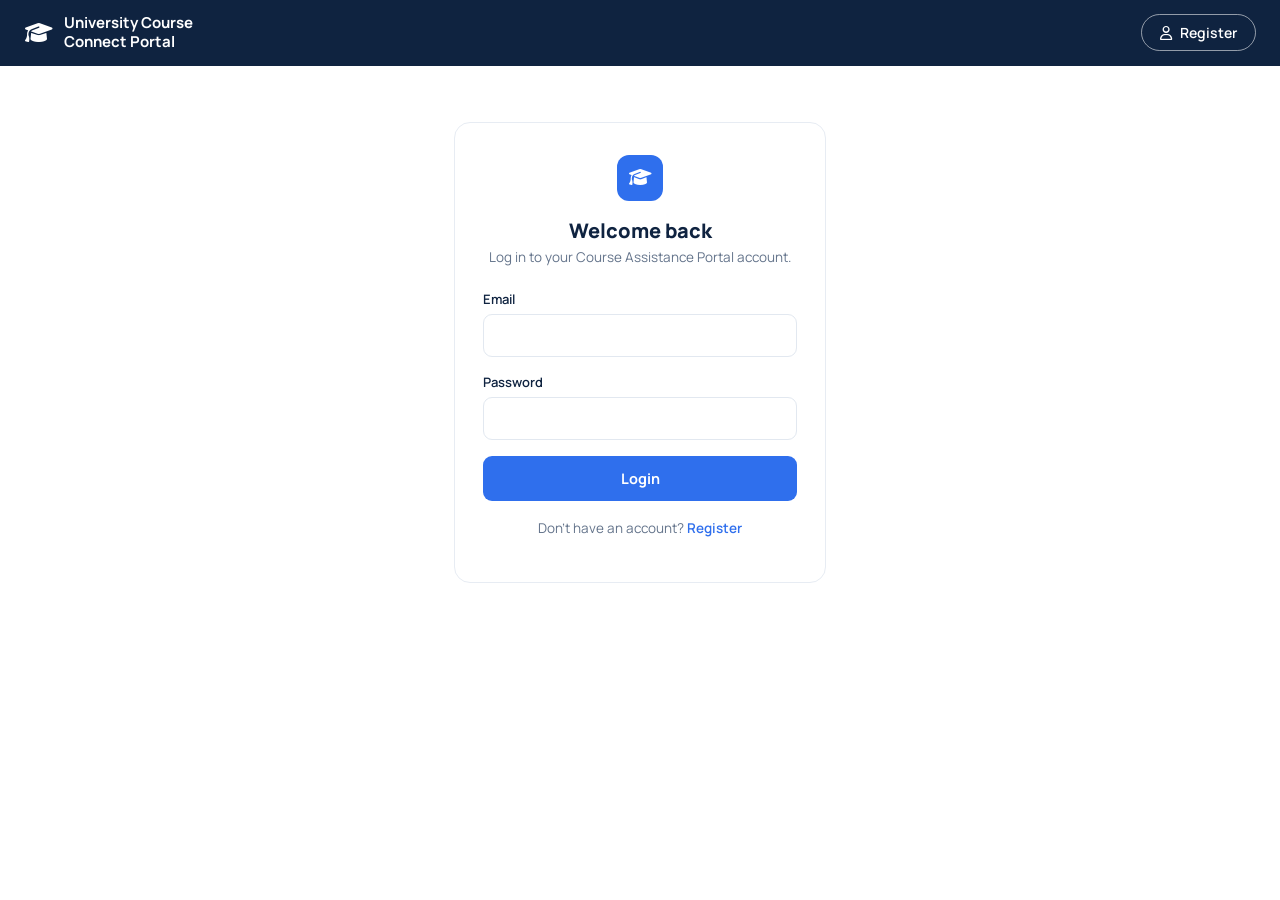
<file: index.html>
<!DOCTYPE html>
<html lang="en">
<head>
<meta charset="UTF-8">
<meta name="viewport" content="width=device-width, initial-scale=1.0">
<title>University Course Connect Portal</title>
<link rel="preconnect" href="https://fonts.googleapis.com">
<link rel="preconnect" href="https://fonts.gstatic.com" crossorigin>
<link href="https://fonts.googleapis.com/css2?family=Manrope:wght@400;500;600;700;800&display=swap" rel="stylesheet">
<link rel="stylesheet" href="https://cdnjs.cloudflare.com/ajax/libs/font-awesome/6.5.2/css/all.min.css">
<link rel="stylesheet" href="css/output.css">
</head>
<body>

<header class="site-header">
  <div class="header-inner">
    <a href="index.html" class="brand">
      <i class="fa-solid fa-graduation-cap brand-mark" aria-hidden="true"></i>
      <span class="brand-text">University Course<br>Connect Portal</span>
    </a>

    <nav class="main-nav" aria-label="Primary">
      <a href="index.html" class="nav-link is-active">Home</a>
      <a href="pages/search.html" class="nav-link">Search Course</a>
      <a href="pages/courses.html" class="nav-link">Browse Courses</a>
      <a href="pages/lecturers.html" class="nav-link">Lecturers</a>
    </nav>

    <div class="header-actions">
      <button type="button" class="icon-btn" aria-label="Search">
        <i class="fa-solid fa-magnifying-glass" aria-hidden="true"></i>
      </button>
      <button type="button" class="menu-toggle" aria-label="Open menu" aria-expanded="false" aria-controls="mobile-nav">
        <i class="fa-solid fa-bars" aria-hidden="true"></i>
      </button>
    </div>
  </div>

  <nav id="mobile-nav" class="mobile-nav" aria-label="Mobile">
    <a href="index.html">Home</a>
    <a href="pages/search.html">Search Course</a>
    <a href="pages/courses.html">Browse Courses</a>
    <a href="pages/lecturers.html">Lecturers</a>
  </nav>
</header>

<main>
  <section class="hero">
    <div class="hero-bg">
      <div class="hero-overlay"></div>
    </div>

    <div class="hero-content">
      <h1>Get the Right Courses,<br>Connect with the Right Lecturers</h1>
      <p class="hero-sub">Find course information, explore available courses, and get in touch with your lecturers — all in one place.</p>

      <form class="hero-search" role="search" action="pages/search.html" method="get">
        <label for="course-search" class="sr-only">Search for a course</label>
        <i class="fa-solid fa-magnifying-glass search-icon" aria-hidden="true"></i>
        <input type="text" id="course-search" name="q" placeholder="Search for a course (e.g. CS101, Mathematics, etc.)">
        <button type="submit" aria-label="Search">
          <i class="fa-solid fa-magnifying-glass" aria-hidden="true"></i>
        </button>
      </form>

      <div class="hero-ctas">
        <a href="pages/search.html" class="btn btn-primary">
          <i class="fa-solid fa-magnifying-glass" aria-hidden="true"></i>
          Search Course
        </a>
        <a href="pages/courses.html" class="btn btn-secondary">
          <i class="fa-solid fa-book-open" aria-hidden="true"></i>
          Browse Courses
        </a>
      </div>
    </div>
</main>

<script src="js/main.js"></script>
<script src="js/common.js"></script>
<script>
(async () => {
  try {
    const session = await fetchJSON(`${AUTH_BASE}/session.php`);
    if (!session.logged_in) window.location.replace('pages/login.html');
  } catch (e) {
    window.location.replace('pages/login.html');
  }
})();
</script>
</body>
</html>
</file>
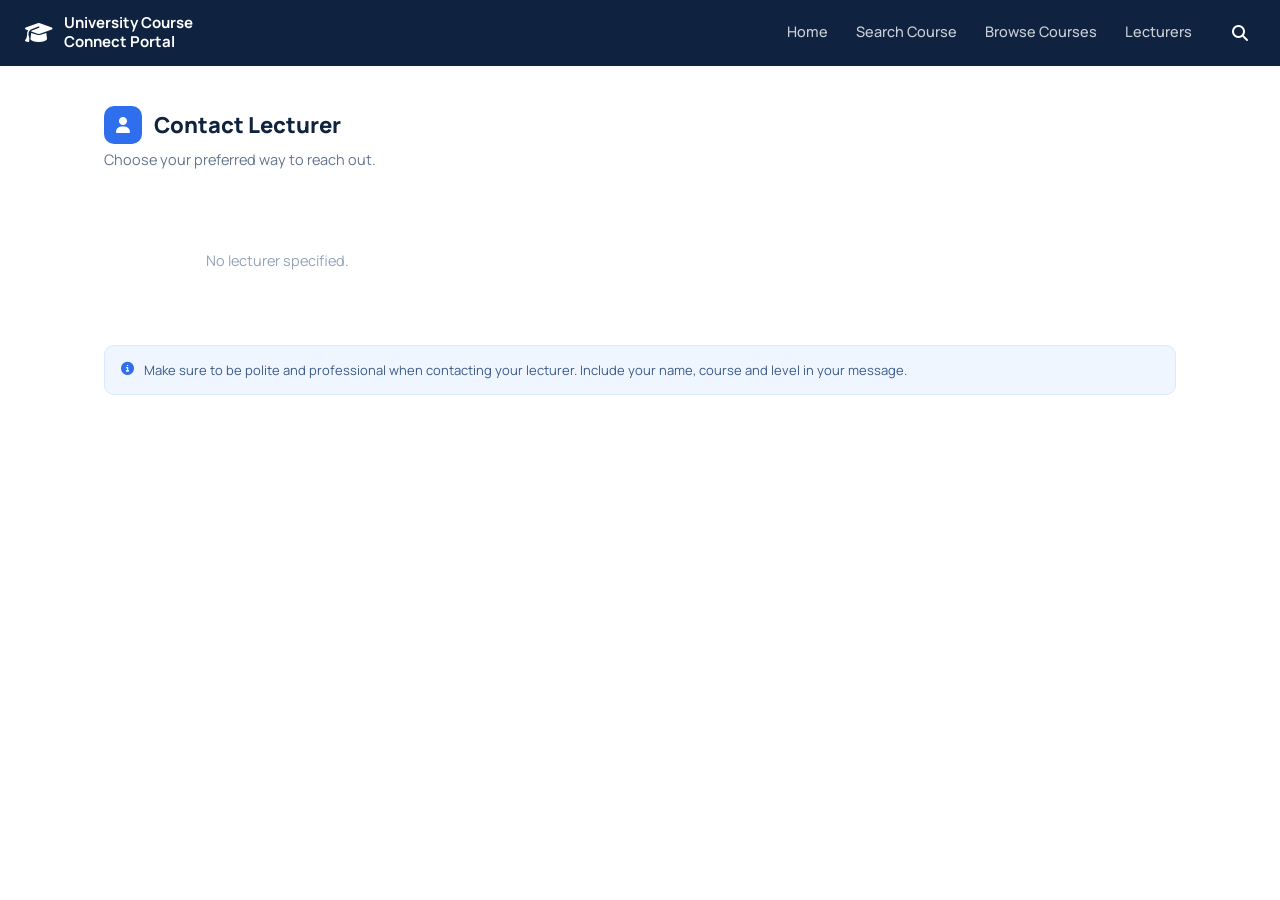
<file: pages/contact-lecturer.html>
<!DOCTYPE html>
<html lang="en">
<head>
<meta charset="UTF-8">
<meta name="viewport" content="width=device-width, initial-scale=1.0">
<title>Contact Lecturer — University Course Connect Portal</title>
<link rel="preconnect" href="https://fonts.googleapis.com">
<link rel="preconnect" href="https://fonts.gstatic.com" crossorigin>
<link href="https://fonts.googleapis.com/css2?family=Manrope:wght@400;500;600;700;800&display=swap" rel="stylesheet">
<link rel="stylesheet" href="https://cdnjs.cloudflare.com/ajax/libs/font-awesome/6.5.2/css/all.min.css">
<link rel="stylesheet" href="../css/output.css">
</head>
<body>

<header class="site-header">
  <div class="header-inner">
    <a href="../index.html" class="brand">
      <i class="fa-solid fa-graduation-cap brand-mark" aria-hidden="true"></i>
      <span class="brand-text">University Course<br>Connect Portal</span>
    </a>
    <nav class="main-nav" aria-label="Primary">
      <a href="../index.html" class="nav-link">Home</a>
      <a href="search.html" class="nav-link">Search Course</a>
      <a href="courses.html" class="nav-link">Browse Courses</a>
      <a href="lecturers.html" class="nav-link">Lecturers</a>
    </nav>
    <div class="header-actions">
      <button type="button" class="icon-btn" aria-label="Search"><i class="fa-solid fa-magnifying-glass"></i></button>
      <button type="button" class="menu-toggle" aria-label="Open menu" aria-expanded="false" aria-controls="mobile-nav">
        <i class="fa-solid fa-bars"></i>
      </button>
    </div>
  </div>
  <nav id="mobile-nav" class="mobile-nav" aria-label="Mobile">
    <a href="../index.html">Home</a>
    <a href="search.html">Search Course</a>
    <a href="courses.html">Browse Courses</a>
    <a href="lecturers.html">Lecturers</a>
  </nav>
</header>

<main class="page-shell">
  <div class="page-title-row">
    <span class="page-title-icon"><i class="fa-solid fa-user"></i></span>
    <h1 id="contact-title">Contact Lecturer</h1>
  </div>
  <p class="page-subtext" id="contact-sub">Choose your preferred way to reach out.</p>

  <div id="contact-grid" class="contact-grid"></div>

  <div class="notice-box">
    <i class="fa-solid fa-circle-info"></i>
    <span>Make sure to be polite and professional when contacting your lecturer. Include your name, course and level in your message.</span>
  </div>
</main>

<script src="../js/main.js"></script>
<script src="../js/common.js"></script>
<script src="../js/lecturer.js"></script>
</body>
</html>
</file>
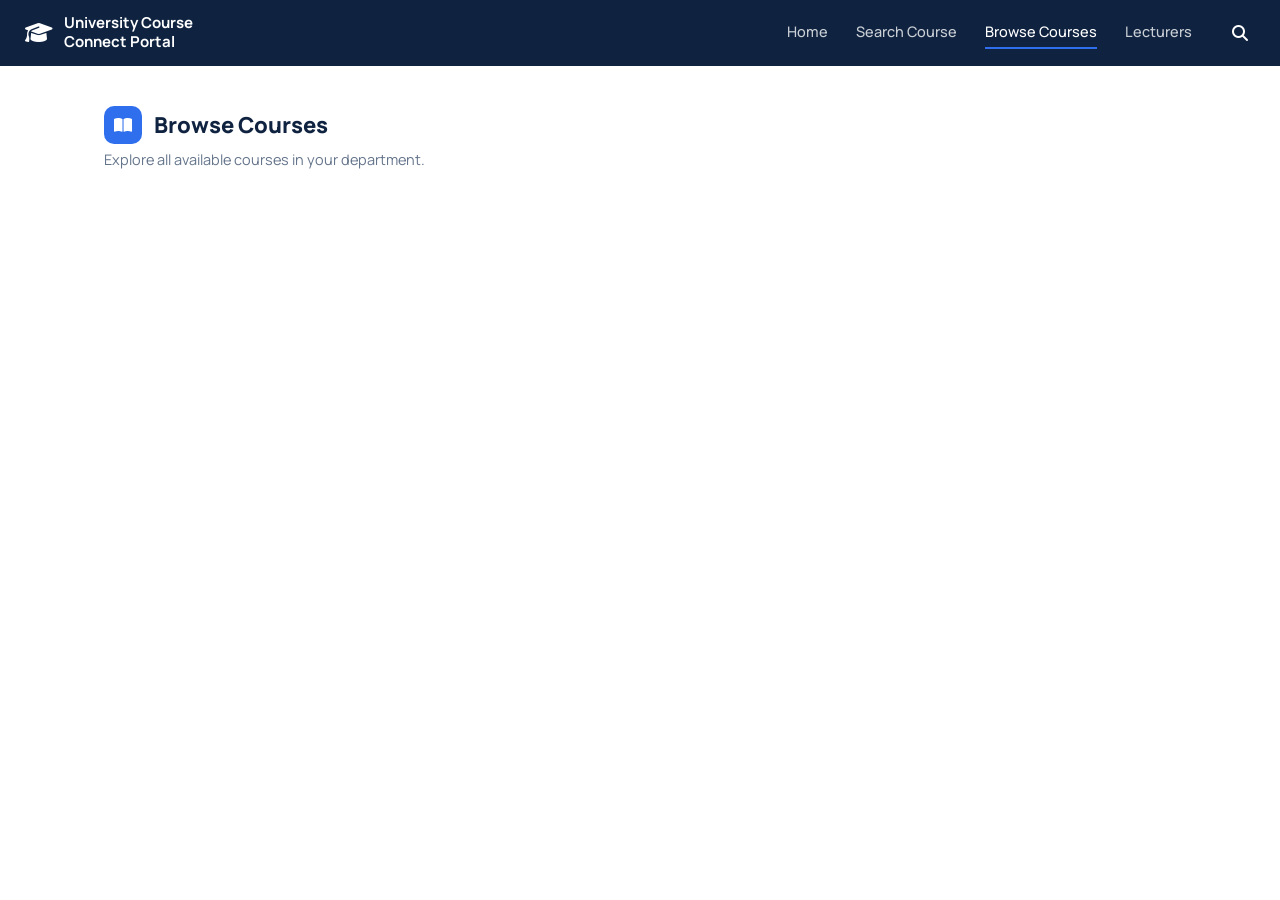
<file: pages/courses.html>
<!DOCTYPE html>
<html lang="en">
<head>
<meta charset="UTF-8">
<meta name="viewport" content="width=device-width, initial-scale=1.0">
<title>Browse Courses — University Course Connect Portal</title>
<link rel="preconnect" href="https://fonts.googleapis.com">
<link rel="preconnect" href="https://fonts.gstatic.com" crossorigin>
<link href="https://fonts.googleapis.com/css2?family=Manrope:wght@400;500;600;700;800&display=swap" rel="stylesheet">
<link rel="stylesheet" href="https://cdnjs.cloudflare.com/ajax/libs/font-awesome/6.5.2/css/all.min.css">
<link rel="stylesheet" href="../css/output.css">
</head>
<body>

<header class="site-header">
  <div class="header-inner">
    <a href="../index.html" class="brand">
      <i class="fa-solid fa-graduation-cap brand-mark" aria-hidden="true"></i>
      <span class="brand-text">University Course<br>Connect Portal</span>
    </a>
    <nav class="main-nav" aria-label="Primary">
      <a href="../index.html" class="nav-link">Home</a>
      <a href="search.html" class="nav-link">Search Course</a>
      <a href="courses.html" class="nav-link is-active">Browse Courses</a>
      <a href="lecturers.html" class="nav-link">Lecturers</a>
    </nav>
    <div class="header-actions">
      <button type="button" class="icon-btn" aria-label="Search"><i class="fa-solid fa-magnifying-glass"></i></button>
      <button type="button" class="menu-toggle" aria-label="Open menu" aria-expanded="false" aria-controls="mobile-nav">
        <i class="fa-solid fa-bars"></i>
      </button>
    </div>
  </div>
  <nav id="mobile-nav" class="mobile-nav" aria-label="Mobile">
    <a href="../index.html">Home</a>
    <a href="search.html">Search Course</a>
    <a href="courses.html">Browse Courses</a>
    <a href="lecturers.html">Lecturers</a>
  </nav>
</header>

<main class="page-shell">
  <div class="page-title-row">
    <span class="page-title-icon"><i class="fa-solid fa-book-open"></i></span>
    <h1>Browse Courses</h1>
  </div>
  <p class="page-subtext">Explore all available courses in your department.</p>

  <div id="dept-tabs" class="chip-group"></div>

  <div id="course-grid" class="course-grid" style="margin-top: 22px;"></div>
</main>

<script src="../js/main.js"></script>
<script src="../js/common.js"></script>
<script src="../js/courses.js"></script>

</body>
</html>
</file>
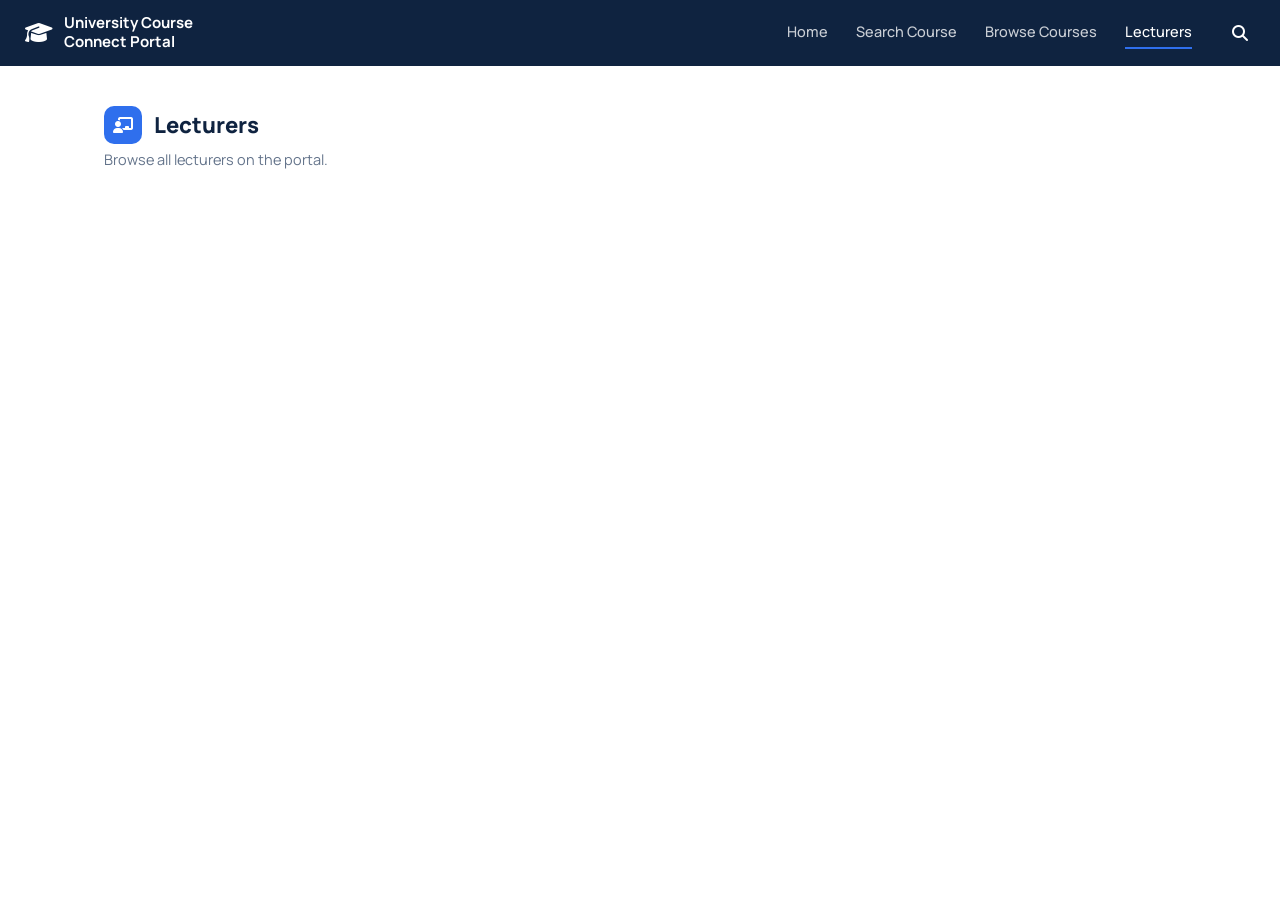
<file: pages/lecturers.html>
<!DOCTYPE html>
<html lang="en">
<head>
<meta charset="UTF-8">
<meta name="viewport" content="width=device-width, initial-scale=1.0">
<title>Lecturers — University Course Connect Portal</title>
<link rel="preconnect" href="https://fonts.googleapis.com">
<link rel="preconnect" href="https://fonts.gstatic.com" crossorigin>
<link href="https://fonts.googleapis.com/css2?family=Manrope:wght@400;500;600;700;800&display=swap" rel="stylesheet">
<link rel="stylesheet" href="https://cdnjs.cloudflare.com/ajax/libs/font-awesome/6.5.2/css/all.min.css">
<link rel="stylesheet" href="../css/output.css">
</head>
<body>

<header class="site-header">
  <div class="header-inner">
    <a href="../index.html" class="brand">
      <i class="fa-solid fa-graduation-cap brand-mark" aria-hidden="true"></i>
      <span class="brand-text">University Course<br>Connect Portal</span>
    </a>
    <nav class="main-nav" aria-label="Primary">
      <a href="../index.html" class="nav-link">Home</a>
      <a href="search.html" class="nav-link">Search Course</a>
      <a href="courses.html" class="nav-link">Browse Courses</a>
      <a href="lecturers.html" class="nav-link is-active">Lecturers</a>
    </nav>
    <div class="header-actions">
      <button type="button" class="icon-btn" aria-label="Search"><i class="fa-solid fa-magnifying-glass"></i></button>
      <button type="button" class="menu-toggle" aria-label="Open menu" aria-expanded="false" aria-controls="mobile-nav">
        <i class="fa-solid fa-bars"></i>
      </button>
    </div>
  </div>
  <nav id="mobile-nav" class="mobile-nav" aria-label="Mobile">
    <a href="../index.html">Home</a>
    <a href="search.html">Search Course</a>
    <a href="courses.html">Browse Courses</a>
    <a href="lecturers.html">Lecturers</a>
  </nav>
</header>

<main class="page-shell">
  <div class="page-title-row">
    <span class="page-title-icon"><i class="fa-solid fa-chalkboard-user"></i></span>
    <h1>Lecturers</h1>
  </div>
  <p class="page-subtext">Browse all lecturers on the portal.</p>

  <div id="dept-tabs" class="chip-group"></div>

  <div id="lecturers-list" class="results-list" style="margin-top: 22px;"></div>
</main>

<script src="../js/main.js"></script>
<script src="../js/common.js"></script>
<script src="../js/lecturer.js"></script>
</body>
</html>
</file>
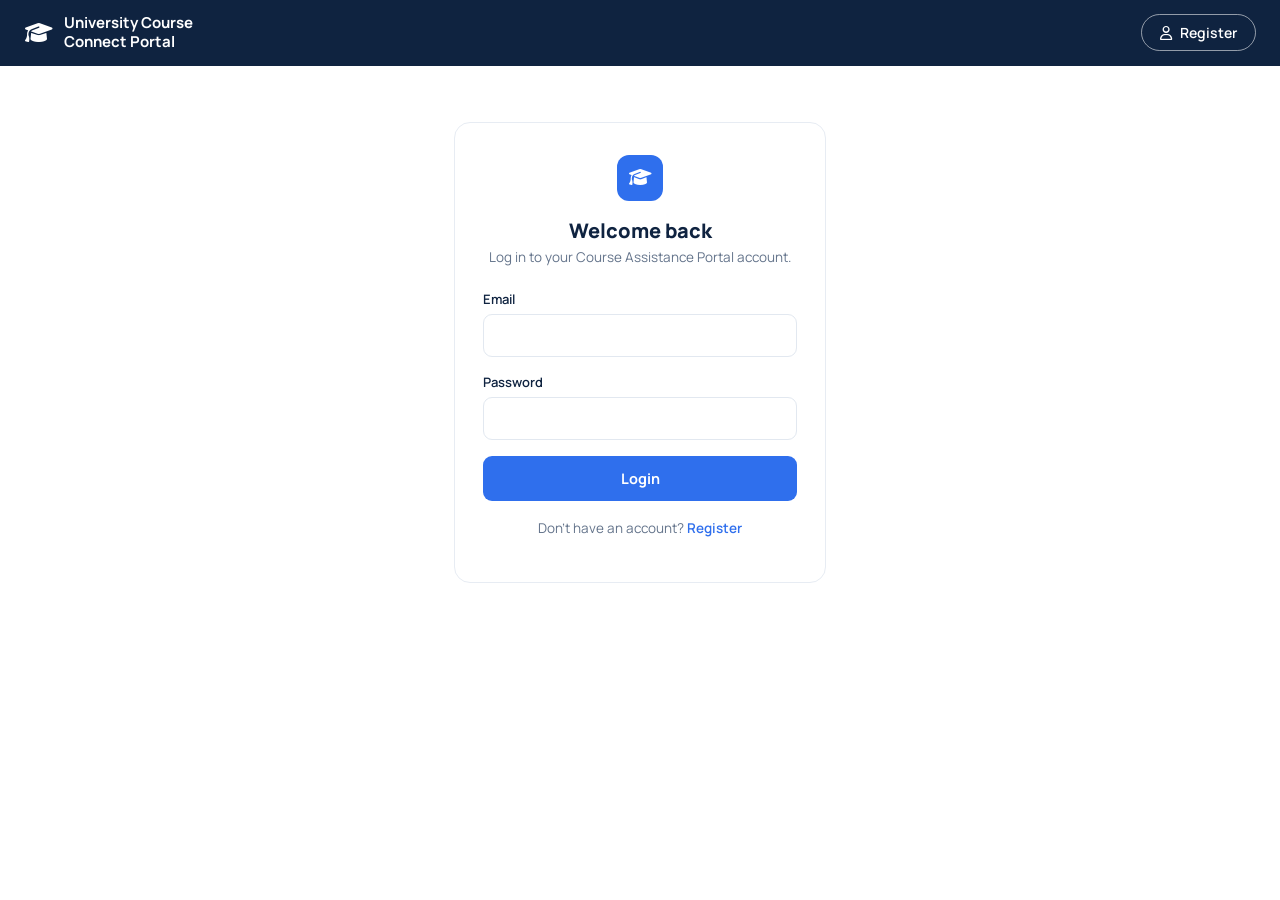
<file: pages/login.html>
<!DOCTYPE html>
<html lang="en">
<head>
<meta charset="UTF-8">
<meta name="viewport" content="width=device-width, initial-scale=1.0">
<title>Login — University Course Connect Portal</title>
<link rel="preconnect" href="https://fonts.googleapis.com">
<link rel="preconnect" href="https://fonts.gstatic.com" crossorigin>
<link href="https://fonts.googleapis.com/css2?family=Manrope:wght@400;500;600;700;800&display=swap" rel="stylesheet">
<link rel="stylesheet" href="https://cdnjs.cloudflare.com/ajax/libs/font-awesome/6.5.2/css/all.min.css">
<link rel="stylesheet" href="../css/output.css">
</head>
<body>

<header class="site-header">
  <div class="header-inner">
    <a href="../index.html" class="brand">
      <i class="fa-solid fa-graduation-cap brand-mark" aria-hidden="true"></i>
      <span class="brand-text">University Course<br>Connect Portal</span>
    </a>
    <div class="header-actions">
      <span id="auth-slot"><a href="register.html" class="login-btn is-active"><i class="fa-regular fa-user"></i>Register</a></span>
    </div>
  </div>
</header>

<main class="auth-shell">
  <div class="auth-card">
    <div class="auth-icon"><i class="fa-solid fa-graduation-cap"></i></div>
    <h1>Welcome back</h1>
    <p class="auth-sub">Log in to your Course Assistance Portal account.</p>

    <div id="form-error" class="form-error"></div>

    <form id="login-form">
      <div class="form-field">
        <label for="email">Email</label>
        <input type="email" id="email" name="email" required autocomplete="email">
      </div>
      <div class="form-field">
        <label for="password">Password</label>
        <input type="password" id="password" name="password" required autocomplete="current-password">
      </div>
      <button type="submit" class="auth-submit">Login</button>
    </form>

    <p class="auth-switch">Don't have an account? <a href="register.html">Register</a></p>
  </div>
</main>

<script src="../js/main.js"></script>
<script src="../js/common.js"></script>
<script src="../js/auth.js"></script>

</body>
</html>
</file>
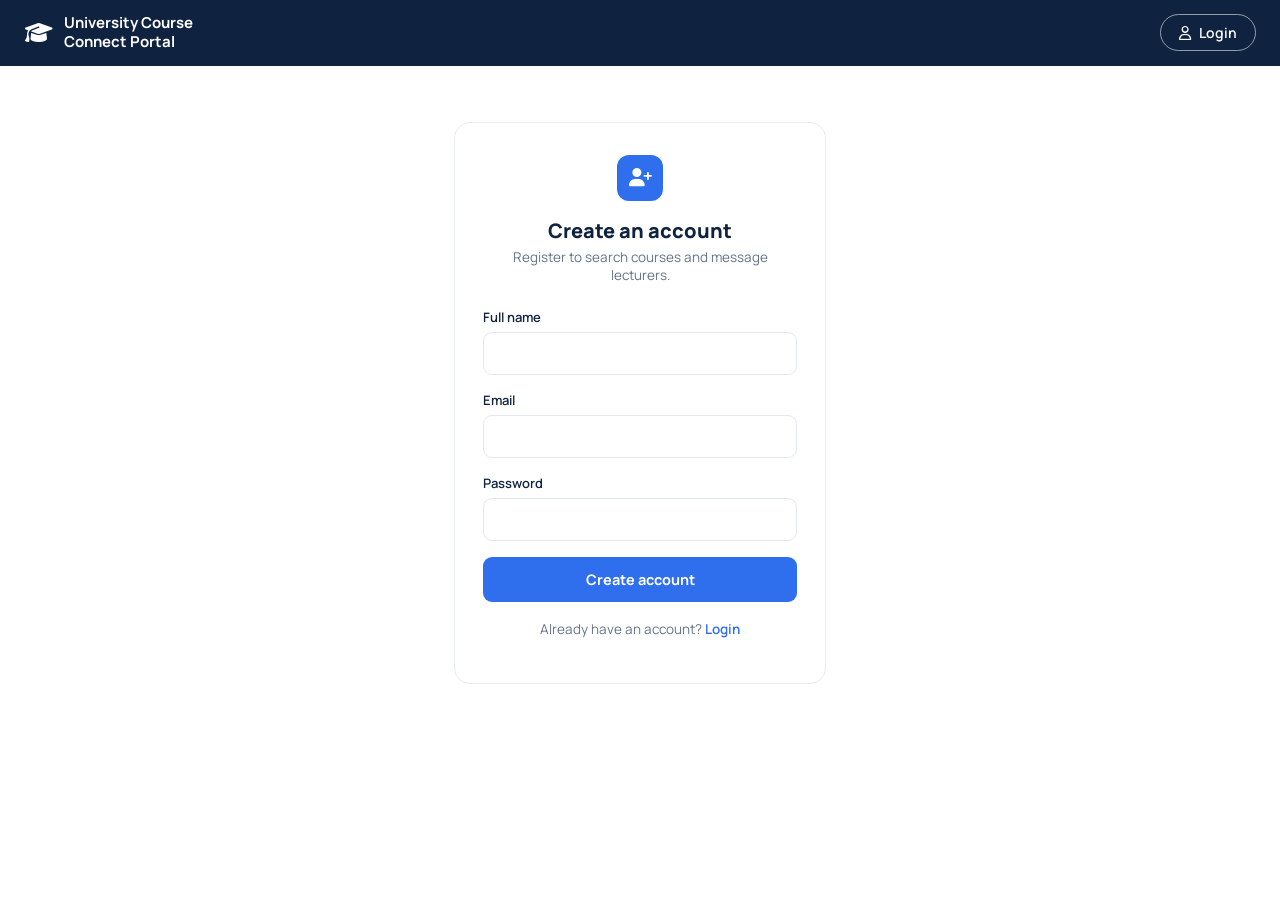
<file: pages/register.html>
<!DOCTYPE html>
<html lang="en">
<head>
<meta charset="UTF-8">
<meta name="viewport" content="width=device-width, initial-scale=1.0">
<title>Register — University Course Connect Portal</title>
<link rel="preconnect" href="https://fonts.googleapis.com">
<link rel="preconnect" href="https://fonts.gstatic.com" crossorigin>
<link href="https://fonts.googleapis.com/css2?family=Manrope:wght@400;500;600;700;800&display=swap" rel="stylesheet">
<link rel="stylesheet" href="https://cdnjs.cloudflare.com/ajax/libs/font-awesome/6.5.2/css/all.min.css">
<link rel="stylesheet" href="../css/output.css">
</head>
<body>

<header class="site-header">
  <div class="header-inner">
    <a href="../index.html" class="brand">
      <i class="fa-solid fa-graduation-cap brand-mark" aria-hidden="true"></i>
      <span class="brand-text">University Course<br>Connect Portal</span>
    </a>
    <div class="header-actions">
      <span id="auth-slot"><a href="login.html" class="login-btn"><i class="fa-regular fa-user"></i>Login</a></span>
    </div>
  </div>
  </nav>
</header>

<main class="auth-shell">
  <div class="auth-card">
    <div class="auth-icon"><i class="fa-solid fa-user-plus"></i></div>
    <h1>Create an account</h1>
    <p class="auth-sub">Register to search courses and message lecturers.</p>

    <div id="form-error" class="form-error"></div>

    <form id="register-form">
      <div class="form-field">
        <label for="name">Full name</label>
        <input type="text" id="name" name="name" required autocomplete="name">
      </div>
      <div class="form-field">
        <label for="email">Email</label>
        <input type="email" id="email" name="email" required autocomplete="email">
      </div>
      <div class="form-field">
        <label for="password">Password</label>
        <input type="password" id="password" name="password" required minlength="6" autocomplete="new-password">
      </div>
      <button type="submit" class="auth-submit">Create account</button>
    </form>

    <p class="auth-switch">Already have an account? <a href="login.html">Login</a></p>
  </div>
</main>

<script src="../js/main.js"></script>
<script src="../js/common.js"></script>
<script src="../js/auth.js"></script>
</body>
</html>
</file>
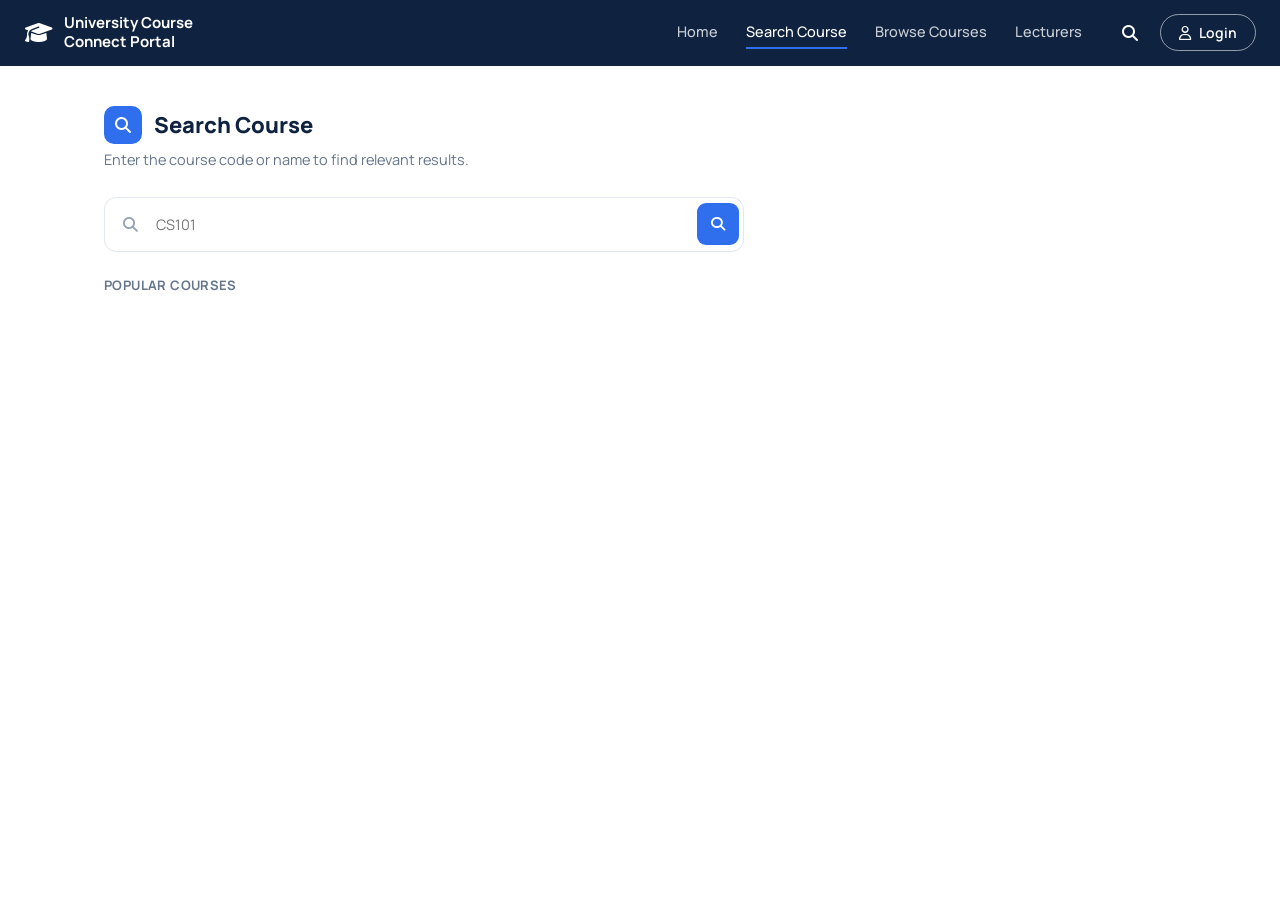
<file: pages/search.html>
<!DOCTYPE html>
<html lang="en">
<head>
<meta charset="UTF-8">
<meta name="viewport" content="width=device-width, initial-scale=1.0">
<title>Search Course — University Course Connect Portal</title>
<link rel="preconnect" href="https://fonts.googleapis.com">
<link rel="preconnect" href="https://fonts.gstatic.com" crossorigin>
<link href="https://fonts.googleapis.com/css2?family=Manrope:wght@400;500;600;700;800&display=swap" rel="stylesheet">
<link rel="stylesheet" href="https://cdnjs.cloudflare.com/ajax/libs/font-awesome/6.5.2/css/all.min.css">
<link rel="stylesheet" href="../css/output.css">
</head>
<body>

<header class="site-header">
  <div class="header-inner">
    <a href="../index.html" class="brand">
      <i class="fa-solid fa-graduation-cap brand-mark" aria-hidden="true"></i>
      <span class="brand-text">University Course<br>Connect Portal</span>
    </a>
    <nav class="main-nav" aria-label="Primary">
      <a href="../index.html" class="nav-link">Home</a>
      <a href="search.html" class="nav-link is-active">Search Course</a>
      <a href="courses.html" class="nav-link">Browse Courses</a>
      <a href="lecturers.html" class="nav-link">Lecturers</a>
    </nav>
    <div class="header-actions">
      <button type="button" class="icon-btn" aria-label="Search"><i class="fa-solid fa-magnifying-glass"></i></button>
      <span id="auth-slot"><a href="login.html" class="login-btn"><i class="fa-regular fa-user"></i>Login</a></span>
      <button type="button" class="menu-toggle" aria-label="Open menu" aria-expanded="false" aria-controls="mobile-nav">
        <i class="fa-solid fa-bars"></i>
      </button>
    </div>
  </div>
  <nav id="mobile-nav" class="mobile-nav" aria-label="Mobile">
    <a href="../index.html">Home</a>
    <a href="search.html">Search Course</a>
    <a href="courses.html">Browse Courses</a>
    <a href="lecturers.html">Lecturers</a>
  </nav>
</header>

<main class="page-shell">
  <div class="page-title-row">
    <span class="page-title-icon"><i class="fa-solid fa-magnifying-glass"></i></span>
    <h1>Search Course</h1>
  </div>
  <p class="page-subtext">Enter the course code or name to find relevant results.</p>

  <form id="search-form" class="search-box">
    <label for="q" class="sr-only">Search for a course</label>
    <i class="fa-solid fa-magnifying-glass search-icon"></i>
    <input type="text" id="q" name="q" placeholder="CS101" autocomplete="off">
    <button type="submit" aria-label="Search"><i class="fa-solid fa-magnifying-glass"></i></button>
  </form>

  <p class="section-label">Popular Courses</p>
  <div id="popular-chips" class="chip-group"></div>

  <div id="results-wrap" style="margin-top: 28px;"></div>
</main>

<script src="../js/main.js"></script>
<script src="../js/common.js"></script>
<script src="../js/search.js"></script>
</body>
</html>
</file>
<file: css/output.css>
:root {
  --navy-900: #0b1930;
  --navy-800: #0f2340;
  --navy-700: #14294a;
  --blue-500: #2f6fed;
  --blue-600: #2359d1;
  --ink: #0f2340;
  --white: #ffffff;
  --mist: rgba(255, 255, 255, 0.78);
  --radius: 10px;
  --font: "Manrope", system-ui, -apple-system, "Segoe UI", sans-serif;
}

* {
  box-sizing: border-box;
}

body {
  margin: 0;
  font-family: var(--font);
  color: var(--ink);
  background: var(--white);
  -webkit-font-smoothing: antialiased;
}

.sr-only {
  position: absolute;
  width: 1px;
  height: 1px;
  padding: 0;
  margin: -1px;
  overflow: hidden;
  clip: rect(0, 0, 0, 0);
  white-space: nowrap;
  border: 0;
}

a {
  text-decoration: none;
  color: inherit;
}
button {
  font-family: inherit;
  cursor: pointer;
}

:focus-visible {
  outline: 2px solid var(--blue-500);
  outline-offset: 2px;
}

/* ---------- Header ---------- */
.site-header {
  background: var(--navy-800);
  color: var(--white);
  position: relative;
  z-index: 20;
}

.header-inner {
  max-width: 1280px;
  margin: 0 auto;
  padding: 14px 24px;
  display: flex;
  align-items: center;
  gap: 32px;
}

.brand {
  display: flex;
  align-items: center;
  gap: 10px;
  margin-right: auto;
  color: var(--white);
}

.brand-mark {
  font-size: 22px;
  width: 30px;
  text-align: center;
  flex-shrink: 0;
}

.brand-text {
  font-weight: 700;
  font-size: 15px;
  line-height: 1.25;
}

.main-nav {
  display: flex;
  gap: 28px;
}

.nav-link {
  font-size: 14.5px;
  font-weight: 500;
  color: var(--mist);
  padding: 6px 0;
  border-bottom: 2px solid transparent;
  transition:
    color 0.15s ease,
    border-color 0.15s ease;
}

.nav-link:hover,
.nav-link.is-active {
  color: var(--white);
}

.nav-link.is-active {
  border-bottom-color: var(--blue-500);
}

.header-actions {
  display: flex;
  align-items: center;
  gap: 14px;
}

.icon-btn {
  background: none;
  border: none;
  color: var(--white);
  width: 32px;
  height: 32px;
  display: grid;
  place-items: center;
  border-radius: 999px;
  font-size: 16px;
  transition: background 0.15s ease;
}

.icon-btn:hover {
  background: rgba(255, 255, 255, 0.1);
}

.login-btn {
  display: flex;
  align-items: center;
  gap: 8px;
  border: 1.5px solid rgba(255, 255, 255, 0.55);
  color: var(--white);
  font-size: 14px;
  font-weight: 600;
  padding: 8px 18px;
  border-radius: 999px;
  transition:
    background 0.15s ease,
    border-color 0.15s ease;
}

.login-btn:hover {
  background: rgba(255, 255, 255, 0.1);
  border-color: var(--white);
}

.login-btn i {
  font-size: 14px;
}

.menu-toggle {
  display: none;
  align-items: center;
  justify-content: center;
  width: 32px;
  height: 32px;
  background: none;
  border: none;
  color: var(--white);
  font-size: 18px;
}

.mobile-nav {
  display: none;
  flex-direction: column;
  background: var(--navy-700);
  padding: 8px 24px 18px;
}

.mobile-nav a {
  color: var(--mist);
  font-weight: 500;
  padding: 10px 0;
  border-bottom: 1px solid rgba(255, 255, 255, 0.08);
}

.mobile-nav.is-open {
  display: flex;
}

@media (max-width: 860px) {
  .main-nav {
    display: none;
  }
  .login-btn span {
    display: none;
  }
  .menu-toggle {
    display: flex;
  }
}

/* ---------- Hero ---------- */
.hero {
  position: relative;
  min-height: 100vh;
  display: flex;
  align-items: center;
  justify-content: center;
  overflow: hidden;
  padding: 90px 24px 70px;
}

.hero-bg {
  position: absolute;
  inset: 0;
  z-index: 0;
  background-color: var(--navy-800);
  background-image: url("../assets/images/hero-bg.png");
  background-size: cover;
  background-position: center;
  background-repeat: no-repeat;
}

.hero-overlay {
  position: absolute;
  inset: 0;
  background: linear-gradient(
    180deg,
    rgba(9, 20, 40, 0.72) 0%,
    rgba(9, 20, 40, 0.55) 45%,
    rgba(9, 20, 40, 0.82) 100%
  );
}

.hero-content {
  position: relative;
  z-index: 1;
  max-width: 720px;
  text-align: center;
  color: var(--white);
}

.hero-content h1 {
  font-size: clamp(30px, 4.4vw, 44px);
  line-height: 1.18;
  font-weight: 800;
  margin: 0 0 18px;
  letter-spacing: -0.01em;
}

.hero-sub {
  font-size: 16px;
  line-height: 1.6;
  color: var(--mist);
  max-width: 540px;
  margin: 0 auto 34px;
}

.hero-search {
  display: flex;
  align-items: center;
  background: var(--white);
  border-radius: 999px;
  padding: 6px 6px 6px 20px;
  max-width: 560px;
  margin: 0 auto 24px;
  box-shadow: 0 12px 30px rgba(0, 0, 0, 0.25);
}

.hero-search .search-icon {
  font-size: 15px;
  color: #8a94a6;
  flex-shrink: 0;
}

.hero-search input {
  flex: 1;
  border: none;
  outline: none;
  padding: 12px 12px;
  font-size: 14.5px;
  color: var(--ink);
  font-family: inherit;
  background: transparent;
}

.hero-search input::placeholder {
  color: #97a1b3;
}

.hero-search button {
  background: var(--blue-500);
  color: var(--white);
  border: none;
  width: 42px;
  height: 42px;
  border-radius: 999px;
  display: grid;
  place-items: center;
  flex-shrink: 0;
  font-size: 15px;
  transition: background 0.15s ease;
}

.hero-search button:hover {
  background: var(--blue-600);
}

.hero-ctas {
  display: flex;
  align-items: center;
  justify-content: center;
  gap: 16px;
  flex-wrap: wrap;
}

.btn {
  display: inline-flex;
  align-items: center;
  gap: 9px;
  font-size: 14.5px;
  font-weight: 700;
  padding: 13px 26px;
  border-radius: 999px;
  transition:
    transform 0.15s ease,
    background 0.15s ease,
    border-color 0.15s ease;
}

.btn i {
  font-size: 15px;
}

.btn-primary {
  background: var(--blue-500);
  color: var(--white);
}

.btn-primary:hover {
  background: var(--blue-600);
}

.btn-secondary {
  background: transparent;
  color: var(--white);
  border: 1.5px solid rgba(255, 255, 255, 0.7);
}

.btn-secondary:hover {
  background: rgba(255, 255, 255, 0.1);
  border-color: var(--white);
}

.scroll-cue {
  position: absolute;
  bottom: 22px;
  left: 50%;
  transform: translateX(-50%);
  z-index: 1;
  color: var(--mist);
  width: 34px;
  height: 34px;
  display: grid;
  place-items: center;
  border-radius: 999px;
  font-size: 18px;
  animation: cue-bounce 2.2s ease-in-out infinite;
}

@keyframes cue-bounce {
  0%,
  100% {
    transform: translateX(-50%) translateY(0);
  }
  50% {
    transform: translateX(-50%) translateY(6px);
  }
}

@media (prefers-reduced-motion: reduce) {
  .scroll-cue {
    animation: none;
  }
}

@media (max-width: 600px) {
  .hero {
    min-height: 100vh;
    padding-top: 70px;
  }
  .hero-search {
    padding-left: 16px;
  }
  .hero-search input {
    padding: 10px 8px;
  }
}

/* ============================================
   Shared inner-page components
   ============================================ */

.page-header {
  background: var(--white);
}

.page-shell {
  max-width: 1120px;
  margin: 0 auto;
  padding: 40px 24px 64px;
}

.page-title-row {
  display: flex;
  align-items: center;
  gap: 12px;
  margin-bottom: 6px;
}

.page-title-icon {
  width: 38px;
  height: 38px;
  border-radius: 10px;
  background: var(--blue-500);
  color: var(--white);
  display: grid;
  place-items: center;
  font-size: 16px;
  flex-shrink: 0;
}

.page-title-row h1 {
  font-size: 22px;
  font-weight: 800;
  margin: 0;
}

.page-subtext {
  color: #64748b;
  font-size: 14.5px;
  margin: 0 0 28px;
}

.back-link {
  display: inline-flex;
  align-items: center;
  gap: 8px;
  color: var(--blue-500);
  font-weight: 600;
  font-size: 14px;
  margin-bottom: 18px;
}

.back-link:hover {
  text-decoration: underline;
}

/* --- Search box (page-level, not hero) --- */
.search-box {
  display: flex;
  align-items: center;
  gap: 10px;
  background: var(--white);
  border: 1.5px solid #e2e8f0;
  border-radius: 12px;
  padding: 4px 4px 4px 18px;
  max-width: 640px;
  margin-bottom: 24px;
}

.search-box i.search-icon {
  color: #94a3b8;
  font-size: 15px;
}

.search-box input {
  flex: 1;
  border: none;
  outline: none;
  padding: 13px 8px;
  font-size: 14.5px;
  font-family: inherit;
  color: var(--ink);
}

.search-box button {
  background: var(--blue-500);
  color: var(--white);
  border: none;
  width: 42px;
  height: 42px;
  border-radius: 9px;
  display: grid;
  place-items: center;
  font-size: 14px;
  flex-shrink: 0;
  transition: background 0.15s ease;
}

.search-box button:hover {
  background: var(--blue-600);
}

.chip-group {
  display: flex;
  flex-wrap: wrap;
  gap: 10px;
  margin-bottom: 8px;
}

.chip {
  background: #eef2f8;
  color: var(--ink);
  font-size: 13.5px;
  font-weight: 600;
  padding: 8px 16px;
  border-radius: 999px;
  border: none;
  transition: background 0.15s ease;
}

.chip:hover {
  background: #e2e8f0;
}
.chip.is-active {
  background: var(--blue-500);
  color: var(--white);
}

.section-label {
  font-size: 13px;
  font-weight: 700;
  color: #64748b;
  text-transform: uppercase;
  letter-spacing: 0.03em;
  margin: 0 0 12px;
}

/* --- Course cards grid --- */
.course-grid {
  display: grid;
  grid-template-columns: repeat(3, 1fr);
  gap: 16px;
}

@media (max-width: 860px) {
  .course-grid {
    grid-template-columns: repeat(2, 1fr);
  }
}
@media (max-width: 600px) {
  .course-grid {
    grid-template-columns: 1fr;
  }
}

.course-card {
  display: block;
  background: var(--white);
  border: 1.5px solid #e7ecf3;
  border-radius: 14px;
  padding: 18px;
  transition:
    box-shadow 0.15s ease,
    border-color 0.15s ease,
    transform 0.15s ease;
}

.course-card:hover {
  border-color: var(--blue-500);
  box-shadow: 0 10px 24px rgba(15, 35, 64, 0.08);
  transform: translateY(-2px);
}

.course-icon {
  width: 40px;
  height: 40px;
  border-radius: 10px;
  display: grid;
  place-items: center;
  color: var(--white);
  font-size: 16px;
  margin-bottom: 14px;
}

.course-card h3 {
  font-size: 15px;
  font-weight: 700;
  margin: 0 0 2px;
}

.course-card .course-sub {
  font-size: 13.5px;
  color: #64748b;
  margin: 0 0 14px;
}

.course-card .course-meta {
  display: flex;
  align-items: center;
  justify-content: space-between;
  font-size: 12.5px;
  color: #94a3b8;
  font-weight: 600;
}

.course-card .course-meta i.chevron {
  color: #cbd5e1;
}

/* icon color variants */
.icon-blue {
  background: #2f6fed;
}
.icon-navy {
  background: #14294a;
}
.icon-green {
  background: #16a34a;
}
.icon-purple {
  background: #7c3aed;
}
.icon-orange {
  background: #ea580c;
}
.icon-teal {
  background: #0d9488;
}

/* --- Results list --- */
.results-list {
  display: flex;
  flex-direction: column;
  gap: 10px;
}

.result-row {
  display: flex;
  align-items: center;
  gap: 14px;
  background: var(--white);
  border: 1.5px solid #e7ecf3;
  border-radius: 12px;
  padding: 14px 16px;
  transition:
    border-color 0.15s ease,
    background 0.15s ease;
}

.result-row:hover {
  border-color: var(--blue-500);
  background: #f8fafc;
}

.result-row .course-icon {
  margin-bottom: 0;
  flex-shrink: 0;
}

.result-row .result-text {
  flex: 1;
  min-width: 0;
}
.result-row h3 {
  font-size: 14.5px;
  font-weight: 700;
  margin: 0 0 2px;
}
.result-row .result-meta {
  font-size: 13px;
  color: #64748b;
}
.result-row i.chevron {
  color: #cbd5e1;
}

.empty-state {
  text-align: center;
  color: #94a3b8;
  font-size: 14.5px;
  padding: 40px 0;
}

/* --- Course detail --- */
.detail-card {
  background: var(--white);
  border: 1.5px solid #e7ecf3;
  border-radius: 16px;
  padding: 26px;
}

.detail-head {
  display: flex;
  align-items: flex-start;
  gap: 16px;
  margin-bottom: 14px;
}

.detail-head h1 {
  font-size: 20px;
  font-weight: 800;
  margin: 0 0 4px;
}

.detail-tags {
  font-size: 13.5px;
  color: #64748b;
}

.detail-desc {
  font-size: 14.5px;
  line-height: 1.65;
  color: #475569;
  margin: 16px 0 24px;
}

.detail-grid {
  display: grid;
  grid-template-columns: repeat(4, 1fr);
  gap: 14px;
  margin-bottom: 26px;
}

@media (max-width: 700px) {
  .detail-grid {
    grid-template-columns: repeat(2, 1fr);
  }
}

.detail-stat {
  background: #f8fafc;
  border-radius: 10px;
  padding: 14px 16px;
}

.detail-stat .stat-label {
  font-size: 12px;
  color: #94a3b8;
  font-weight: 600;
  margin-bottom: 4px;
}

.detail-stat .stat-value {
  font-size: 15px;
  font-weight: 700;
  color: var(--ink);
}

.lecturer-strip {
  display: flex;
  align-items: center;
  gap: 14px;
  border-top: 1px solid #e7ecf3;
  padding-top: 22px;
}

.lecturer-strip .lecturer-avatar {
  width: 44px;
  height: 44px;
  border-radius: 999px;
  background: #dbeafe;
  color: var(--blue-600);
  display: grid;
  place-items: center;
  font-size: 17px;
  flex-shrink: 0;
  overflow: hidden;
}

.lecturer-strip .lecturer-avatar img {
  width: 100%;
  height: 100%;
  object-fit: cover;
}

.lecturer-strip .lecturer-info {
  flex: 1;
  min-width: 0;
}
.lecturer-strip .lecturer-info h3 {
  font-size: 14.5px;
  font-weight: 700;
  margin: 0 0 2px;
}
.lecturer-strip .lecturer-info p {
  font-size: 13px;
  color: #64748b;
  margin: 0;
}

.section-heading {
  display: flex;
  align-items: center;
  gap: 8px;
  font-size: 13.5px;
  font-weight: 700;
  color: #64748b;
  margin-bottom: 12px;
}

/* --- Lecturer profile --- */
.profile-card {
  background: var(--white);
  border: 1.5px solid #e7ecf3;
  border-radius: 16px;
  padding: 26px;
  margin-bottom: 20px;
}

.profile-head {
  display: flex;
  align-items: center;
  gap: 16px;
  margin-bottom: 20px;
}

.profile-avatar {
  width: 72px;
  height: 72px;
  border-radius: 999px;
  background: #dbeafe;
  color: var(--blue-600);
  display: grid;
  place-items: center;
  font-size: 26px;
  flex-shrink: 0;
  overflow: hidden;
}

.profile-avatar img {
  width: 100%;
  height: 100%;
  object-fit: cover;
}

.profile-head h1 {
  font-size: 19px;
  font-weight: 800;
  margin: 0 0 2px;
}
.profile-head .profile-role {
  font-size: 13.5px;
  color: #64748b;
  margin: 0 0 6px;
}

.profile-rating {
  display: flex;
  align-items: center;
  gap: 6px;
  font-size: 13px;
  color: #64748b;
  margin-bottom: 4px;
}

.profile-rating i {
  color: #f59e0b;
}
.profile-specialty {
  font-size: 13px;
  color: #64748b;
}

.profile-section-title {
  font-size: 14px;
  font-weight: 700;
  margin: 0 0 8px;
}

.profile-about {
  font-size: 14px;
  line-height: 1.65;
  color: #475569;
  margin: 0 0 22px;
}

.profile-facts {
  display: grid;
  grid-template-columns: repeat(3, 1fr);
  gap: 14px;
}

@media (max-width: 640px) {
  .profile-facts {
    grid-template-columns: 1fr;
  }
}

.profile-fact {
  display: flex;
  align-items: center;
  gap: 10px;
  font-size: 13.5px;
}

.profile-fact i {
  width: 30px;
  height: 30px;
  border-radius: 8px;
  background: #eef2f8;
  color: var(--blue-500);
  display: grid;
  place-items: center;
  font-size: 13px;
  flex-shrink: 0;
}

.profile-fact .fact-label {
  color: #94a3b8;
  font-size: 12px;
  display: block;
}
.profile-fact .fact-value {
  font-weight: 600;
  color: var(--ink);
}

/* --- Contact lecturer --- */
.contact-grid {
  display: grid;
  grid-template-columns: repeat(3, 1fr);
  gap: 16px;
  margin-bottom: 20px;
}

@media (max-width: 760px) {
  .contact-grid {
    grid-template-columns: 1fr;
  }
}

.contact-card {
  background: var(--white);
  border: 1.5px solid #e7ecf3;
  border-radius: 14px;
  padding: 26px 20px;
  text-align: center;
}

.contact-icon {
  width: 54px;
  height: 54px;
  border-radius: 999px;
  display: grid;
  place-items: center;
  color: var(--white);
  font-size: 22px;
  margin: 0 auto 14px;
}

.contact-card h3 {
  font-size: 15px;
  font-weight: 700;
  margin: 0 0 4px;
}
.contact-card p {
  font-size: 13px;
  color: #64748b;
  margin: 0 0 16px;
}

.contact-card .btn-full {
  display: block;
  width: 100%;
  text-align: center;
  color: var(--white);
  font-weight: 700;
  font-size: 14px;
  padding: 11px;
  border-radius: 9px;
  border: none;
  transition: opacity 0.15s ease;
}

.contact-card .btn-full:hover {
  opacity: 0.9;
}

.contact-whatsapp {
  background: #22c55e;
}
.contact-phone {
  background: var(--blue-500);
}
.contact-email {
  background: #7c3aed;
}

.notice-box {
  display: flex;
  align-items: flex-start;
  gap: 10px;
  background: #eff6ff;
  border: 1px solid #dbeafe;
  border-radius: 10px;
  padding: 14px 16px;
  font-size: 13px;
  color: #3b5b8c;
  line-height: 1.55;
}

.notice-box i {
  color: var(--blue-500);
  margin-top: 2px;
}

/* --- Auth pages --- */
.auth-shell {
  max-width: 420px;
  margin: 0 auto;
  padding: 56px 24px 80px;
}

.auth-card {
  background: var(--white);
  border: 1.5px solid #e7ecf3;
  border-radius: 16px;
  padding: 32px 28px;
}

.auth-icon {
  width: 46px;
  height: 46px;
  border-radius: 12px;
  background: var(--blue-500);
  color: var(--white);
  display: grid;
  place-items: center;
  font-size: 18px;
  margin: 0 auto 16px;
}

.auth-card h1 {
  font-size: 20px;
  font-weight: 800;
  text-align: center;
  margin: 0 0 4px;
}

.auth-sub {
  text-align: center;
  font-size: 13.5px;
  color: #64748b;
  margin: 0 0 24px;
}

.form-field {
  margin-bottom: 16px;
}

.form-field label {
  display: block;
  font-size: 13px;
  font-weight: 600;
  margin-bottom: 6px;
}

.form-field input {
  width: 100%;
  border: 1.5px solid #e2e8f0;
  border-radius: 9px;
  padding: 11px 14px;
  font-size: 14.5px;
  font-family: inherit;
  outline: none;
  transition: border-color 0.15s ease;
}

.form-field input:focus {
  border-color: var(--blue-500);
}

.form-error {
  background: #fef2f2;
  border: 1px solid #fecaca;
  color: #b91c1c;
  font-size: 13px;
  border-radius: 8px;
  padding: 10px 14px;
  margin-bottom: 16px;
  display: none;
}

.form-error.is-visible {
  display: block;
}

.auth-submit {
  width: 100%;
  background: var(--blue-500);
  color: var(--white);
  border: none;
  font-weight: 700;
  font-size: 14.5px;
  padding: 13px;
  border-radius: 9px;
  transition: background 0.15s ease;
}

.auth-submit:hover {
  background: var(--blue-600);
}
.auth-submit:disabled {
  opacity: 0.65;
  cursor: not-allowed;
}

.auth-switch {
  text-align: center;
  font-size: 13.5px;
  color: #64748b;
  margin-top: 18px;
}

.auth-switch a {
  color: var(--blue-500);
  font-weight: 600;
}

/* logged-in user pill in header */
.user-pill {
  display: flex;
  align-items: center;
  gap: 8px;
  color: var(--white);
  font-size: 13.5px;
  font-weight: 600;
}

.user-pill i {
  font-size: 15px;
}

.user-pill button {
  background: none;
  border: none;
  color: var(--mist);
  font-size: 12.5px;
  text-decoration: underline;
  margin-left: 4px;
}
</file>
